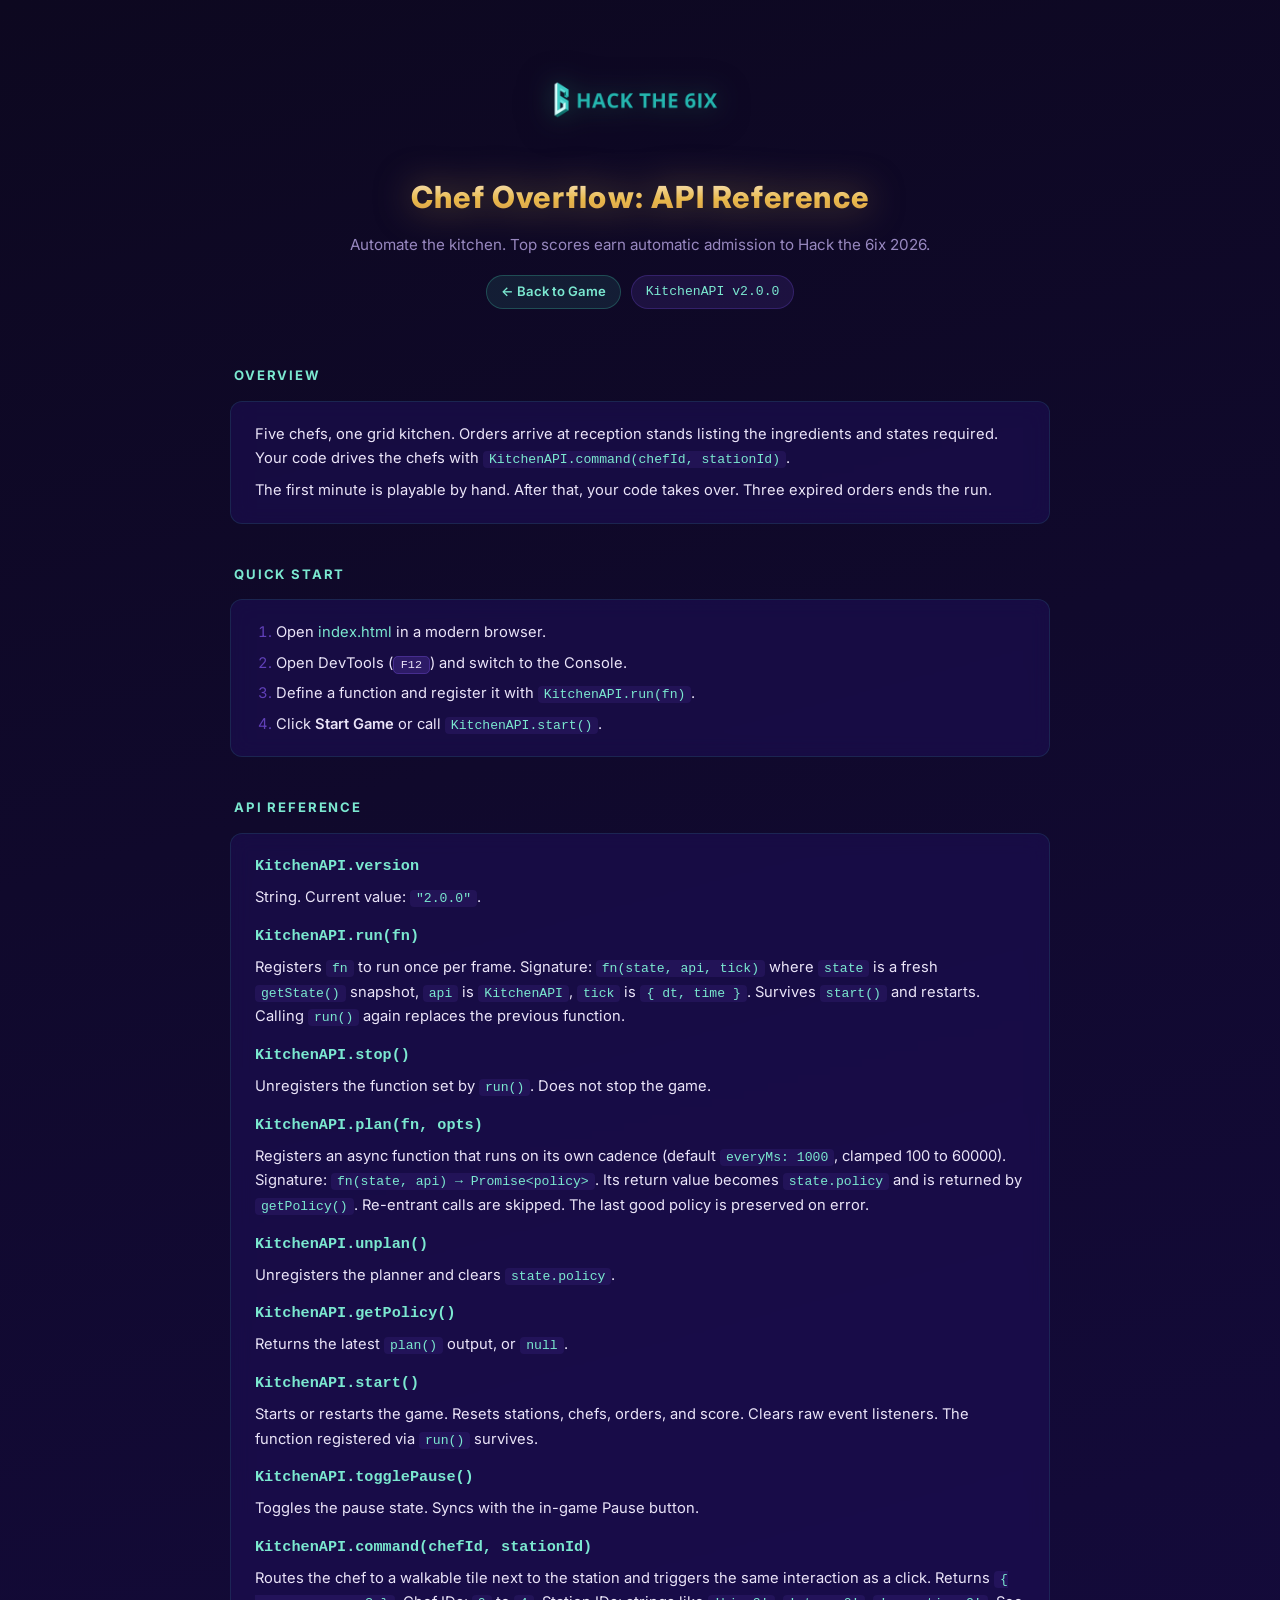
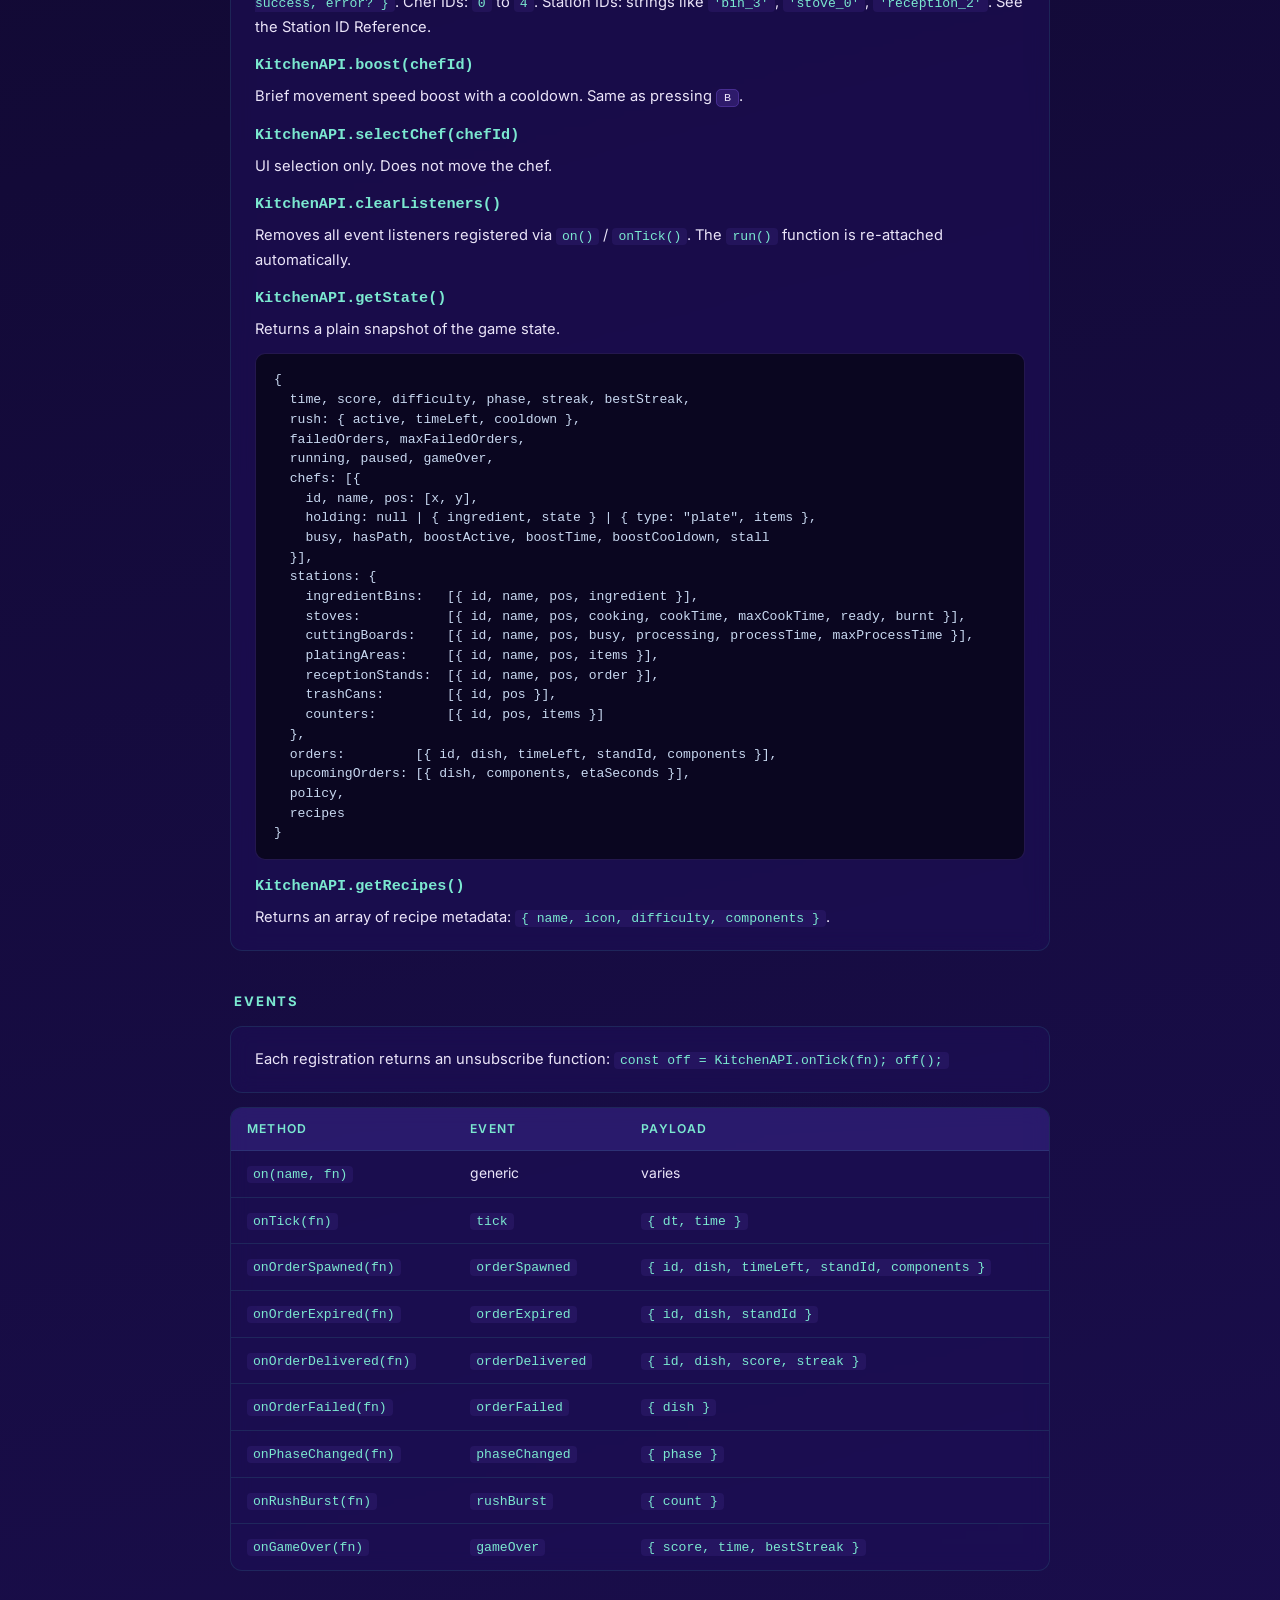
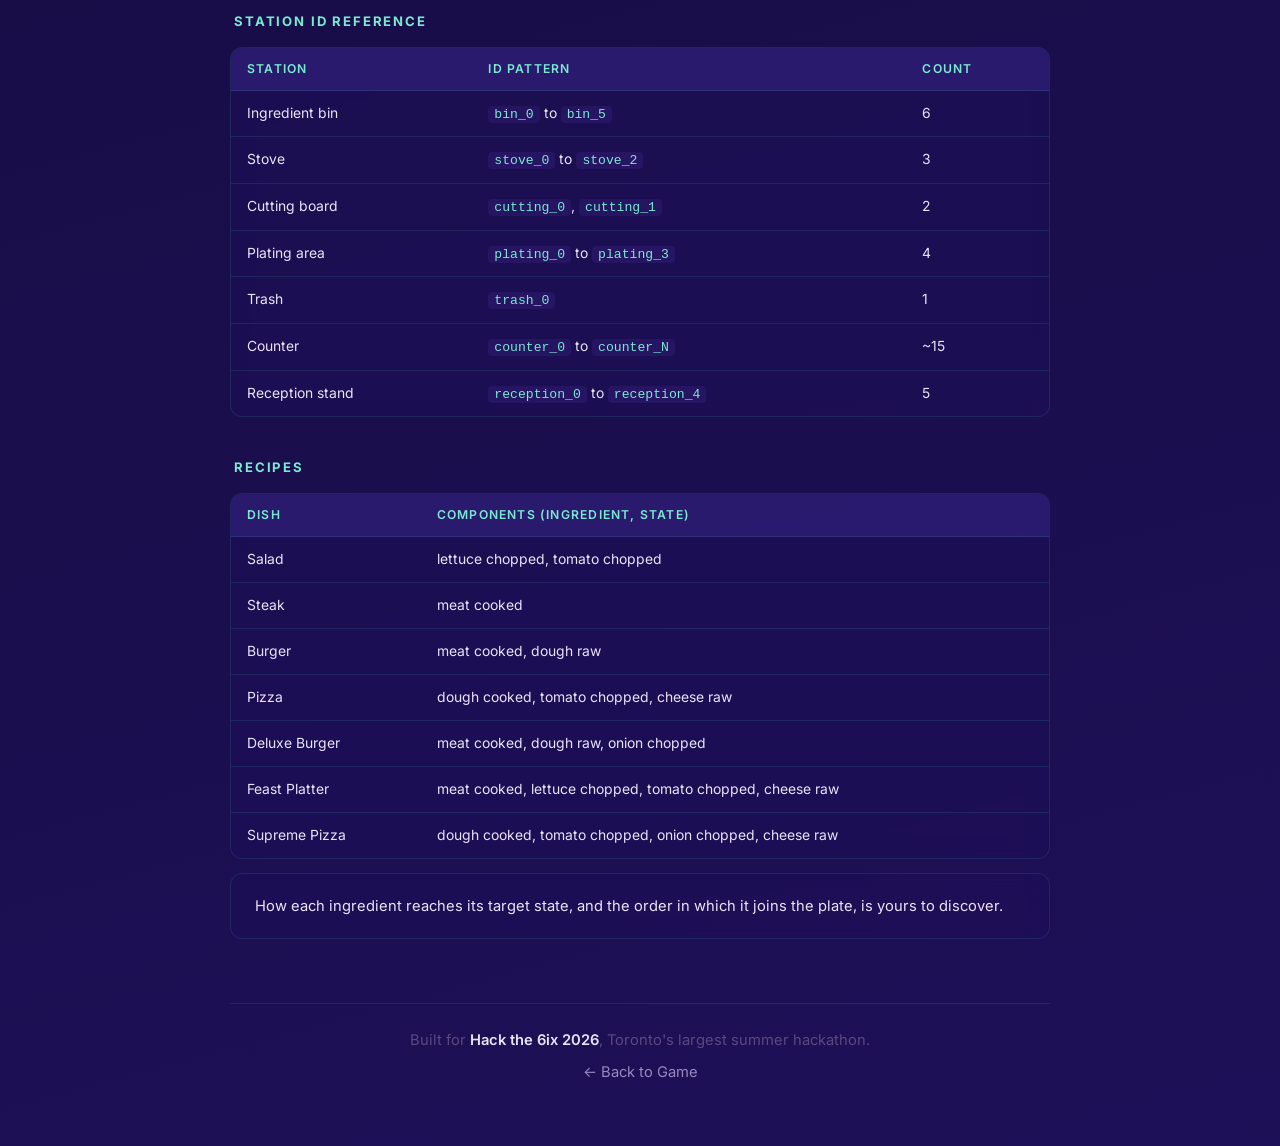
<file: docs.html>
<!DOCTYPE html>
<html lang="en">
<head>
    <meta charset="UTF-8">
    <meta name="viewport" content="width=device-width, initial-scale=1.0">
    <title>Chef Overflow: API Reference</title>
    <link rel="icon" type="image/svg+xml" href="assets/favicon.svg">
    <link rel="preconnect" href="https://fonts.googleapis.com">
    <link rel="preconnect" href="https://fonts.gstatic.com" crossorigin>
    <link href="https://fonts.googleapis.com/css2?family=Inter:wght@400;500;600;700;800&display=swap" rel="stylesheet">
    <style>
        :root {
            --bg:       #0D0820;
            --navy:     #130A38;
            --midnight: #1E1058;
            --indigo:   #2C1C7A;
            --purple:   #3D2A90;
            --violet:   #6040B8;
            --teal:     #44D9B8;
            --teal-lt:  #7BE8D0;
            --gold:     #E8B84B;
            --amber:    #D4944C;
            --text:     #EAE4F8;
            --muted:    #9888C0;
            --dim:      #5A4880;
            --code-bg:  #0A0620;
            --border:   rgba(68, 217, 184, 0.12);
            --card-bg:  rgba(30, 16, 88, 0.55);
            --card-radius: 12px;
        }
        * { box-sizing: border-box; margin: 0; padding: 0; }
        html { scroll-behavior: smooth; }
        body {
            font-family: 'Inter', -apple-system, BlinkMacSystemFont, 'Segoe UI', sans-serif;
            background: linear-gradient(165deg, var(--bg) 0%, var(--navy) 38%, var(--midnight) 100%);
            color: var(--text);
            line-height: 1.65;
            min-height: 100vh;
            padding: 40px 20px 80px;
        }
        .wrap { max-width: 820px; margin: 0 auto; }
        a { color: var(--teal-lt); text-decoration: none; }
        a:hover { text-decoration: underline; }

        /* Header */
        header { text-align: center; margin-bottom: 56px; }
        .ht6-logo {
            height: 120px;
            width: auto;
            display: block;
            margin: 0 auto 12px;
            filter: drop-shadow(0 0 12px rgba(68, 217, 184, 0.3))
                    drop-shadow(0 4px 16px rgba(0, 0, 0, 0.5));
        }
        header h1 {
            font-size: clamp(1.5rem, 4vw, 1.9rem);
            font-weight: 800;
            letter-spacing: 0.04em;
            background: linear-gradient(180deg, #fff8f0 0%, var(--gold) 55%, var(--amber) 100%);
            -webkit-background-clip: text;
            background-clip: text;
            color: transparent;
            -webkit-text-fill-color: transparent;
            filter: drop-shadow(0 0 18px rgba(232, 184, 75, 0.5));
            margin-bottom: 10px;
        }
        .subtitle { color: var(--muted); font-size: 0.95rem; margin-bottom: 18px; }
        .header-row {
            display: flex; flex-wrap: wrap; align-items: center;
            justify-content: center; gap: 10px;
        }
        .pill {
            display: inline-block;
            padding: 5px 14px;
            border-radius: 20px;
            font-size: 0.82rem;
            font-weight: 600;
            border: 1px solid var(--border);
        }
        .pill-teal {
            background: rgba(68, 217, 184, 0.1);
            border-color: rgba(68, 217, 184, 0.25);
            color: var(--teal-lt);
        }
        .pill-mono {
            background: rgba(96, 64, 184, 0.18);
            border-color: rgba(96, 64, 184, 0.35);
            color: var(--teal-lt);
            font-family: ui-monospace, 'Cascadia Code', Consolas, monospace;
            font-weight: 500;
        }
        .pill-teal:hover { background: rgba(68, 217, 184, 0.18); text-decoration: none; }

        /* Sections share one rhythm */
        section { margin-top: 40px; }
        section:first-of-type { margin-top: 0; }
        h2 {
            font-size: 0.82rem;
            font-weight: 700;
            color: var(--teal-lt);
            letter-spacing: 0.14em;
            text-transform: uppercase;
            margin: 0 0 14px;
            padding-left: 4px;
        }
        h3 {
            font-size: 0.95rem;
            font-weight: 600;
            color: var(--teal-lt);
            font-family: ui-monospace, 'Cascadia Code', Consolas, monospace;
            margin: 18px 0 6px;
        }
        h3:first-child { margin-top: 0; }
        p, li { font-size: 0.92rem; margin-bottom: 8px; }
        p:last-child, li:last-child { margin-bottom: 0; }
        ul, ol { padding-left: 1.3rem; }
        li { margin-bottom: 6px; }
        li::marker { color: var(--violet); }
        strong { color: var(--text); font-weight: 600; }

        /* One card shell, used by every section body */
        .card {
            background: var(--card-bg);
            border: 1px solid var(--border);
            border-radius: var(--card-radius);
            padding: 20px 24px;
            backdrop-filter: blur(10px);
        }
        .card > *:last-child { margin-bottom: 0; }
        .card.card-flush { padding: 0; overflow: hidden; }
        .card + .card { margin-top: 14px; }

        /* Inline code and kbd, uniform */
        code, kbd, pre, .type-block {
            font-family: ui-monospace, 'Cascadia Code', 'Fira Code', Consolas, monospace;
        }
        :not(pre) > code {
            font-size: 0.82rem;
            color: var(--teal-lt);
            background: rgba(96, 64, 184, 0.15);
            padding: 1px 6px;
            border-radius: 4px;
        }
        kbd {
            font-size: 0.8em;
            background: rgba(96, 64, 184, 0.3);
            border: 1px solid rgba(96, 64, 184, 0.5);
            border-radius: 5px;
            padding: 1px 7px;
            color: var(--text);
        }
        .type-block {
            background: var(--code-bg);
            border: 1px solid rgba(96, 64, 184, 0.3);
            border-radius: 10px;
            padding: 16px 18px;
            margin: 12px 0 4px;
            font-size: 0.82rem;
            white-space: pre;
            overflow-x: auto;
            color: #c8d8f0;
            line-height: 1.5;
        }

        /* Tables share the same card chrome */
        table {
            width: 100%;
            border-collapse: separate;
            border-spacing: 0;
            font-size: 0.87rem;
            background: transparent;
        }
        th, td {
            padding: 11px 16px;
            text-align: left;
            vertical-align: top;
            border-bottom: 1px solid var(--border);
        }
        tr:last-child td { border-bottom: none; }
        th {
            background: rgba(61, 42, 144, 0.45);
            color: var(--teal-lt);
            font-weight: 600;
            font-size: 0.76rem;
            text-transform: uppercase;
            letter-spacing: 0.1em;
        }
        tr:hover td { background: rgba(96, 64, 184, 0.08); }

        /* API method block: same card, internal h3 + p */
        .api-method { margin-bottom: 14px; }
        .api-method:last-child { margin-bottom: 0; }

        footer {
            margin-top: 64px;
            padding-top: 24px;
            border-top: 1px solid var(--border);
            color: var(--dim);
            font-size: 0.85rem;
            text-align: center;
        }
        footer a { color: var(--muted); }
        footer p + p { margin-top: 6px; }
    </style>
</head>
<body>
<div class="wrap">
    <header>
        <img src="logo.png" alt="Hack the 6ix" class="ht6-logo">
        <h1>Chef Overflow: API Reference</h1>
        <p class="subtitle">Automate the kitchen. Top scores earn automatic admission to Hack the 6ix 2026.</p>
        <div class="header-row">
            <a href="index.html" class="pill pill-teal">← Back to Game</a>
            <span class="pill pill-mono">KitchenAPI v2.0.0</span>
        </div>
    </header>

    <section>
        <h2>Overview</h2>
        <div class="card">
            <p>Five chefs, one grid kitchen. Orders arrive at reception stands listing the ingredients and states required. Your code drives the chefs with <code>KitchenAPI.command(chefId, stationId)</code>.</p>
            <p>The first minute is playable by hand. After that, your code takes over. Three expired orders ends the run.</p>
        </div>
    </section>

    <section>
        <h2>Quick Start</h2>
        <div class="card">
            <ol>
                <li>Open <a href="index.html">index.html</a> in a modern browser.</li>
                <li>Open DevTools (<kbd>F12</kbd>) and switch to the Console.</li>
                <li>Define a function and register it with <code>KitchenAPI.run(fn)</code>.</li>
                <li>Click <strong>Start Game</strong> or call <code>KitchenAPI.start()</code>.</li>
            </ol>
        </div>
    </section>

    <section>
        <h2>API Reference</h2>
        <div class="card">
            <div class="api-method">
                <h3>KitchenAPI.version</h3>
                <p>String. Current value: <code>"2.0.0"</code>.</p>
            </div>

            <div class="api-method">
                <h3>KitchenAPI.run(fn)</h3>
                <p>Registers <code>fn</code> to run once per frame. Signature: <code>fn(state, api, tick)</code> where <code>state</code> is a fresh <code>getState()</code> snapshot, <code>api</code> is <code>KitchenAPI</code>, <code>tick</code> is <code>{ dt, time }</code>. Survives <code>start()</code> and restarts. Calling <code>run()</code> again replaces the previous function.</p>
            </div>

            <div class="api-method">
                <h3>KitchenAPI.stop()</h3>
                <p>Unregisters the function set by <code>run()</code>. Does not stop the game.</p>
            </div>

            <div class="api-method">
                <h3>KitchenAPI.plan(fn, opts)</h3>
                <p>Registers an async function that runs on its own cadence (default <code>everyMs: 1000</code>, clamped 100 to 60000). Signature: <code>fn(state, api) → Promise&lt;policy&gt;</code>. Its return value becomes <code>state.policy</code> and is returned by <code>getPolicy()</code>. Re-entrant calls are skipped. The last good policy is preserved on error.</p>
            </div>

            <div class="api-method">
                <h3>KitchenAPI.unplan()</h3>
                <p>Unregisters the planner and clears <code>state.policy</code>.</p>
            </div>

            <div class="api-method">
                <h3>KitchenAPI.getPolicy()</h3>
                <p>Returns the latest <code>plan()</code> output, or <code>null</code>.</p>
            </div>

            <div class="api-method">
                <h3>KitchenAPI.start()</h3>
                <p>Starts or restarts the game. Resets stations, chefs, orders, and score. Clears raw event listeners. The function registered via <code>run()</code> survives.</p>
            </div>

            <div class="api-method">
                <h3>KitchenAPI.togglePause()</h3>
                <p>Toggles the pause state. Syncs with the in-game Pause button.</p>
            </div>

            <div class="api-method">
                <h3>KitchenAPI.command(chefId, stationId)</h3>
                <p>Routes the chef to a walkable tile next to the station and triggers the same interaction as a click. Returns <code>{ success, error? }</code>. Chef IDs: <code>0</code> to <code>4</code>. Station IDs: strings like <code>'bin_3'</code>, <code>'stove_0'</code>, <code>'reception_2'</code>. See the Station ID Reference.</p>
            </div>

            <div class="api-method">
                <h3>KitchenAPI.boost(chefId)</h3>
                <p>Brief movement speed boost with a cooldown. Same as pressing <kbd>B</kbd>.</p>
            </div>

            <div class="api-method">
                <h3>KitchenAPI.selectChef(chefId)</h3>
                <p>UI selection only. Does not move the chef.</p>
            </div>

            <div class="api-method">
                <h3>KitchenAPI.clearListeners()</h3>
                <p>Removes all event listeners registered via <code>on()</code> / <code>onTick()</code>. The <code>run()</code> function is re-attached automatically.</p>
            </div>

            <div class="api-method">
                <h3>KitchenAPI.getState()</h3>
                <p>Returns a plain snapshot of the game state.</p>
                <div class="type-block">{
  time, score, difficulty, phase, streak, bestStreak,
  rush: { active, timeLeft, cooldown },
  failedOrders, maxFailedOrders,
  running, paused, gameOver,
  chefs: [{
    id, name, pos: [x, y],
    holding: null | { ingredient, state } | { type: "plate", items },
    busy, hasPath, boostActive, boostTime, boostCooldown, stall
  }],
  stations: {
    ingredientBins:   [{ id, name, pos, ingredient }],
    stoves:           [{ id, name, pos, cooking, cookTime, maxCookTime, ready, burnt }],
    cuttingBoards:    [{ id, name, pos, busy, processing, processTime, maxProcessTime }],
    platingAreas:     [{ id, name, pos, items }],
    receptionStands:  [{ id, name, pos, order }],
    trashCans:        [{ id, pos }],
    counters:         [{ id, pos, items }]
  },
  orders:         [{ id, dish, timeLeft, standId, components }],
  upcomingOrders: [{ dish, components, etaSeconds }],
  policy,
  recipes
}</div>
            </div>

            <div class="api-method">
                <h3>KitchenAPI.getRecipes()</h3>
                <p>Returns an array of recipe metadata: <code>{ name, icon, difficulty, components }</code>.</p>
            </div>
        </div>
    </section>

    <section>
        <h2>Events</h2>
        <div class="card">
            <p>Each registration returns an unsubscribe function: <code>const off = KitchenAPI.onTick(fn); off();</code></p>
        </div>
        <div class="card card-flush" style="margin-top:14px;">
            <table>
                <thead><tr><th>Method</th><th>Event</th><th>Payload</th></tr></thead>
                <tbody>
                    <tr><td><code>on(name, fn)</code></td><td>generic</td><td>varies</td></tr>
                    <tr><td><code>onTick(fn)</code></td><td><code>tick</code></td><td><code>{ dt, time }</code></td></tr>
                    <tr><td><code>onOrderSpawned(fn)</code></td><td><code>orderSpawned</code></td><td><code>{ id, dish, timeLeft, standId, components }</code></td></tr>
                    <tr><td><code>onOrderExpired(fn)</code></td><td><code>orderExpired</code></td><td><code>{ id, dish, standId }</code></td></tr>
                    <tr><td><code>onOrderDelivered(fn)</code></td><td><code>orderDelivered</code></td><td><code>{ id, dish, score, streak }</code></td></tr>
                    <tr><td><code>onOrderFailed(fn)</code></td><td><code>orderFailed</code></td><td><code>{ dish }</code></td></tr>
                    <tr><td><code>onPhaseChanged(fn)</code></td><td><code>phaseChanged</code></td><td><code>{ phase }</code></td></tr>
                    <tr><td><code>onRushBurst(fn)</code></td><td><code>rushBurst</code></td><td><code>{ count }</code></td></tr>
                    <tr><td><code>onGameOver(fn)</code></td><td><code>gameOver</code></td><td><code>{ score, time, bestStreak }</code></td></tr>
                </tbody>
            </table>
        </div>
    </section>

    <section>
        <h2>Station ID Reference</h2>
        <div class="card card-flush">
            <table>
                <thead><tr><th>Station</th><th>ID pattern</th><th>Count</th></tr></thead>
                <tbody>
                    <tr><td>Ingredient bin</td><td><code>bin_0</code> to <code>bin_5</code></td><td>6</td></tr>
                    <tr><td>Stove</td><td><code>stove_0</code> to <code>stove_2</code></td><td>3</td></tr>
                    <tr><td>Cutting board</td><td><code>cutting_0</code>, <code>cutting_1</code></td><td>2</td></tr>
                    <tr><td>Plating area</td><td><code>plating_0</code> to <code>plating_3</code></td><td>4</td></tr>
                    <tr><td>Trash</td><td><code>trash_0</code></td><td>1</td></tr>
                    <tr><td>Counter</td><td><code>counter_0</code> to <code>counter_N</code></td><td>~15</td></tr>
                    <tr><td>Reception stand</td><td><code>reception_0</code> to <code>reception_4</code></td><td>5</td></tr>
                </tbody>
            </table>
        </div>
    </section>

    <section>
        <h2>Recipes</h2>
        <div class="card card-flush">
            <table>
                <thead><tr><th>Dish</th><th>Components (ingredient, state)</th></tr></thead>
                <tbody>
                    <tr><td>Salad</td><td>lettuce chopped, tomato chopped</td></tr>
                    <tr><td>Steak</td><td>meat cooked</td></tr>
                    <tr><td>Burger</td><td>meat cooked, dough raw</td></tr>
                    <tr><td>Pizza</td><td>dough cooked, tomato chopped, cheese raw</td></tr>
                    <tr><td>Deluxe Burger</td><td>meat cooked, dough raw, onion chopped</td></tr>
                    <tr><td>Feast Platter</td><td>meat cooked, lettuce chopped, tomato chopped, cheese raw</td></tr>
                    <tr><td>Supreme Pizza</td><td>dough cooked, tomato chopped, onion chopped, cheese raw</td></tr>
                </tbody>
            </table>
        </div>
        <div class="card" style="margin-top:14px;">
            <p>How each ingredient reaches its target state, and the order in which it joins the plate, is yours to discover.</p>
        </div>
    </section>

    <footer>
        <p>Built for <strong>Hack the 6ix 2026</strong>, Toronto's largest summer hackathon.</p>
        <p><a href="index.html">← Back to Game</a></p>
    </footer>
</div>
</body>
</html>
</file>
